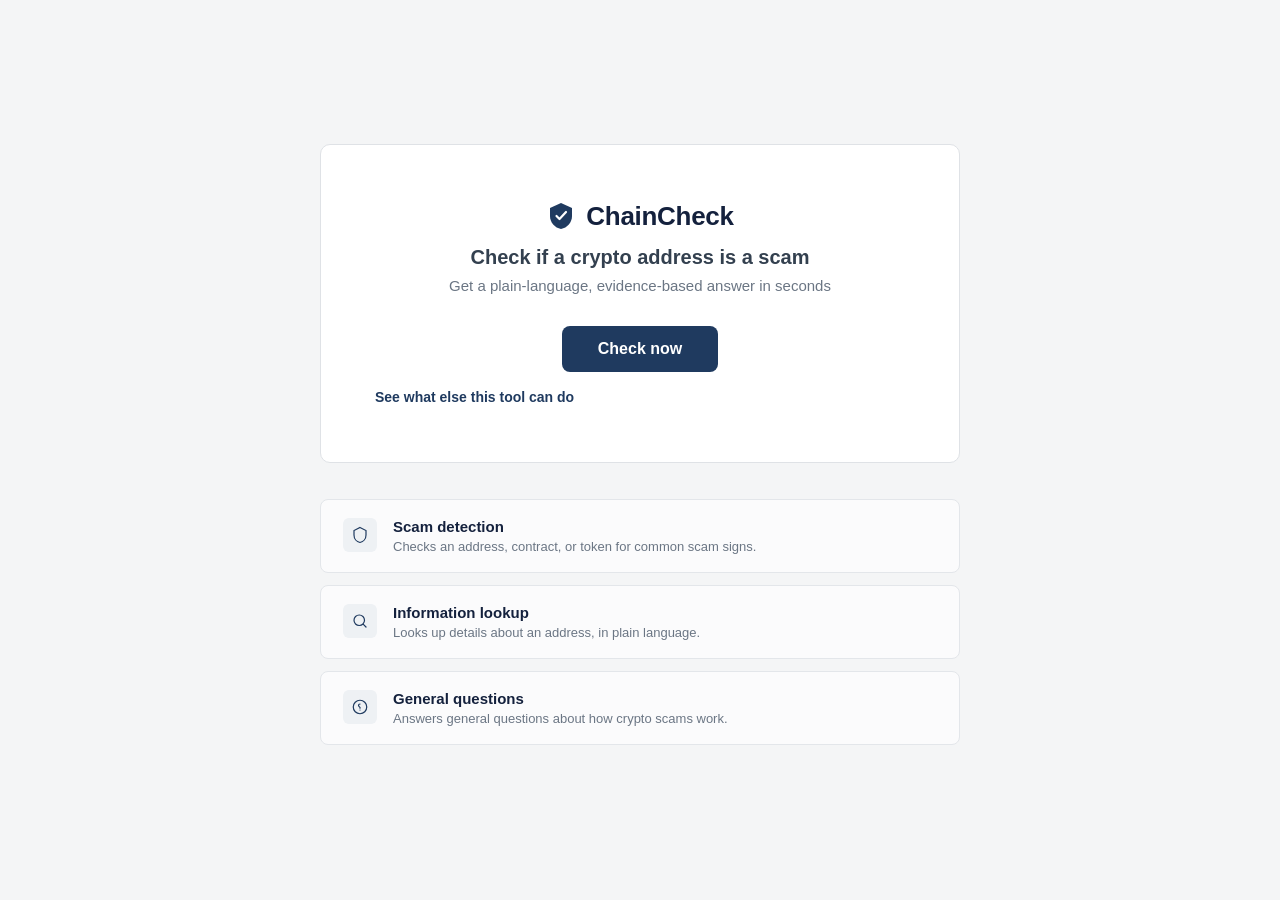
<file: frontend/starting-page/index.html>
<!DOCTYPE html>
<html lang="en">
<head>
  <meta charset="UTF-8">
  <meta name="viewport" content="width=device-width, initial-scale=1.0">
  <title>ChainCheck</title>
  <link rel="stylesheet" href="styles.css">
</head>
<body>
  <div class="frame">
    <div class="hero">
      <div class="logo-row">
        <svg width="30" height="30" viewBox="0 0 30 30" fill="none" aria-hidden="true">
          <path d="M15 2L26 7V15C26 21.5 21.2 26.8 15 28C8.8 26.8 4 21.5 4 15V7L15 2Z" fill="#1f3a5f"/>
          <path d="M10.5 15L13.5 18L20 11" stroke="#ffffff" stroke-width="2.2" stroke-linecap="round" stroke-linejoin="round"/>
        </svg>
        <span class="logo-text">ChainCheck</span>
      </div>
      <p class="purpose">Check if a crypto address is a scam</p>
      <p class="subline">Get a plain-language, evidence-based answer in seconds</p>
      <button class="btn-start" id="checkNowBtn">Check now</button>
      <button class="cap-link" id="capabilitiesBtn">See what else this tool can do</button>
    </div>
 
    <div class="cap-grid">
      <div class="cap-card">
        <div class="cap-icon">
          <svg width="18" height="18" viewBox="0 0 24 24" fill="none" aria-hidden="true">
            <path d="M12 2L20 6V12C20 17 16.5 21 12 22C7.5 21 4 17 4 12V6L12 2Z" stroke="#1f3a5f" stroke-width="1.6"/>
          </svg>
        </div>
        <div>
          <p class="cap-title">Scam detection</p>
          <p class="cap-desc">Checks an address, contract, or token for common scam signs.</p>
        </div>
      </div>
      <div class="cap-card">
        <div class="cap-icon">
          <svg width="18" height="18" viewBox="0 0 24 24" fill="none" aria-hidden="true">
            <circle cx="11" cy="11" r="7" stroke="#1f3a5f" stroke-width="1.6"/>
            <path d="M20 20L16.5 16.5" stroke="#1f3a5f" stroke-width="1.6" stroke-linecap="round"/>
          </svg>
        </div>
        <div>
          <p class="cap-title">Information lookup</p>
          <p class="cap-desc">Looks up details about an address, in plain language.</p>
        </div>
      </div>
      <div class="cap-card">
        <div class="cap-icon">
          <svg width="18" height="18" viewBox="0 0 24 24" fill="none" aria-hidden="true">
            <circle cx="12" cy="12" r="9" stroke="#1f3a5f" stroke-width="1.6"/>
            <path d="M12 16V16.01M12 8C10.5 8 10 9 10 10C10 11 11 11.5 12 12.5V13.5" stroke="#1f3a5f" stroke-width="1.6" stroke-linecap="round"/>
          </svg>
        </div>
        <div>
          <p class="cap-title">General questions</p>
          <p class="cap-desc">Answers general questions about how crypto scams work.</p>
        </div>
      </div>
    </div>
  </div>
 
  <script src="script.js"></script>
</body>
</html>
</file>
<file: frontend/starting-page/styles.css>
* { box-sizing: border-box; }
 
body {
  margin: 0;
  font-family: Arial, Helvetica, sans-serif;
  background: #f4f5f6;
  min-height: 100vh;
  display: flex;
  align-items: center;
  justify-content: center;
  padding: 60px 20px;
}
 
.frame {
  width: 100%;
  max-width: 640px;
}
 
.hero {
  background: #ffffff;
  border: 1px solid #dfe2e6;
  border-radius: 10px;
  padding: 56px 48px;
  text-align: center;
}
 
.logo-row {
  display: flex;
  align-items: center;
  justify-content: center;
  gap: 10px;
  margin-bottom: 14px;
}
 
.logo-text {
  font-size: 26px;
  font-weight: bold;
  color: #14213d;
  letter-spacing: -0.3px;
}
 
.purpose {
  font-size: 20px;
  color: #33404f;
  margin: 0 0 8px;
  font-weight: 600;
}
 
.subline {
  font-size: 15px;
  color: #6b7684;
  margin: 0 0 32px;
}
 
.btn-start {
  background: #1f3a5f;
  color: #fff;
  border: none;
  padding: 14px 36px;
  font-size: 16px;
  font-weight: bold;
  border-radius: 8px;
  cursor: pointer;
  font-family: inherit;
}
 
.btn-start:hover {
  background: #16294a;
}
 
.btn-start:focus-visible {
  outline: 2px solid #1f3a5f;
  outline-offset: 2px;
}
 
.cap-link {
  color: #1f3a5f;
  font-size: 14px;
  font-weight: 600;
  margin-top: 16px;
  display: block;
  background: none;
  border: none;
  cursor: pointer;
  font-family: inherit;
}
 
.cap-link:focus-visible {
  outline: 2px solid #1f3a5f;
  outline-offset: 2px;
}
 
.cap-grid {
  margin-top: 36px;
  text-align: left;
}
 
.cap-card {
  border: 1px solid #e3e6ea;
  border-radius: 8px;
  padding: 18px 22px;
  display: flex;
  align-items: flex-start;
  gap: 16px;
  margin-bottom: 12px;
  background: #fbfbfc;
}
 
.cap-icon {
  width: 34px;
  height: 34px;
  border-radius: 6px;
  background: #eef1f4;
  display: flex;
  align-items: center;
  justify-content: center;
  flex-shrink: 0;
}
 
.cap-title {
  font-size: 15px;
  font-weight: bold;
  color: #14213d;
  margin: 0 0 4px;
}
 
.cap-desc {
  font-size: 13px;
  color: #6b7684;
  margin: 0;
}
</file>
